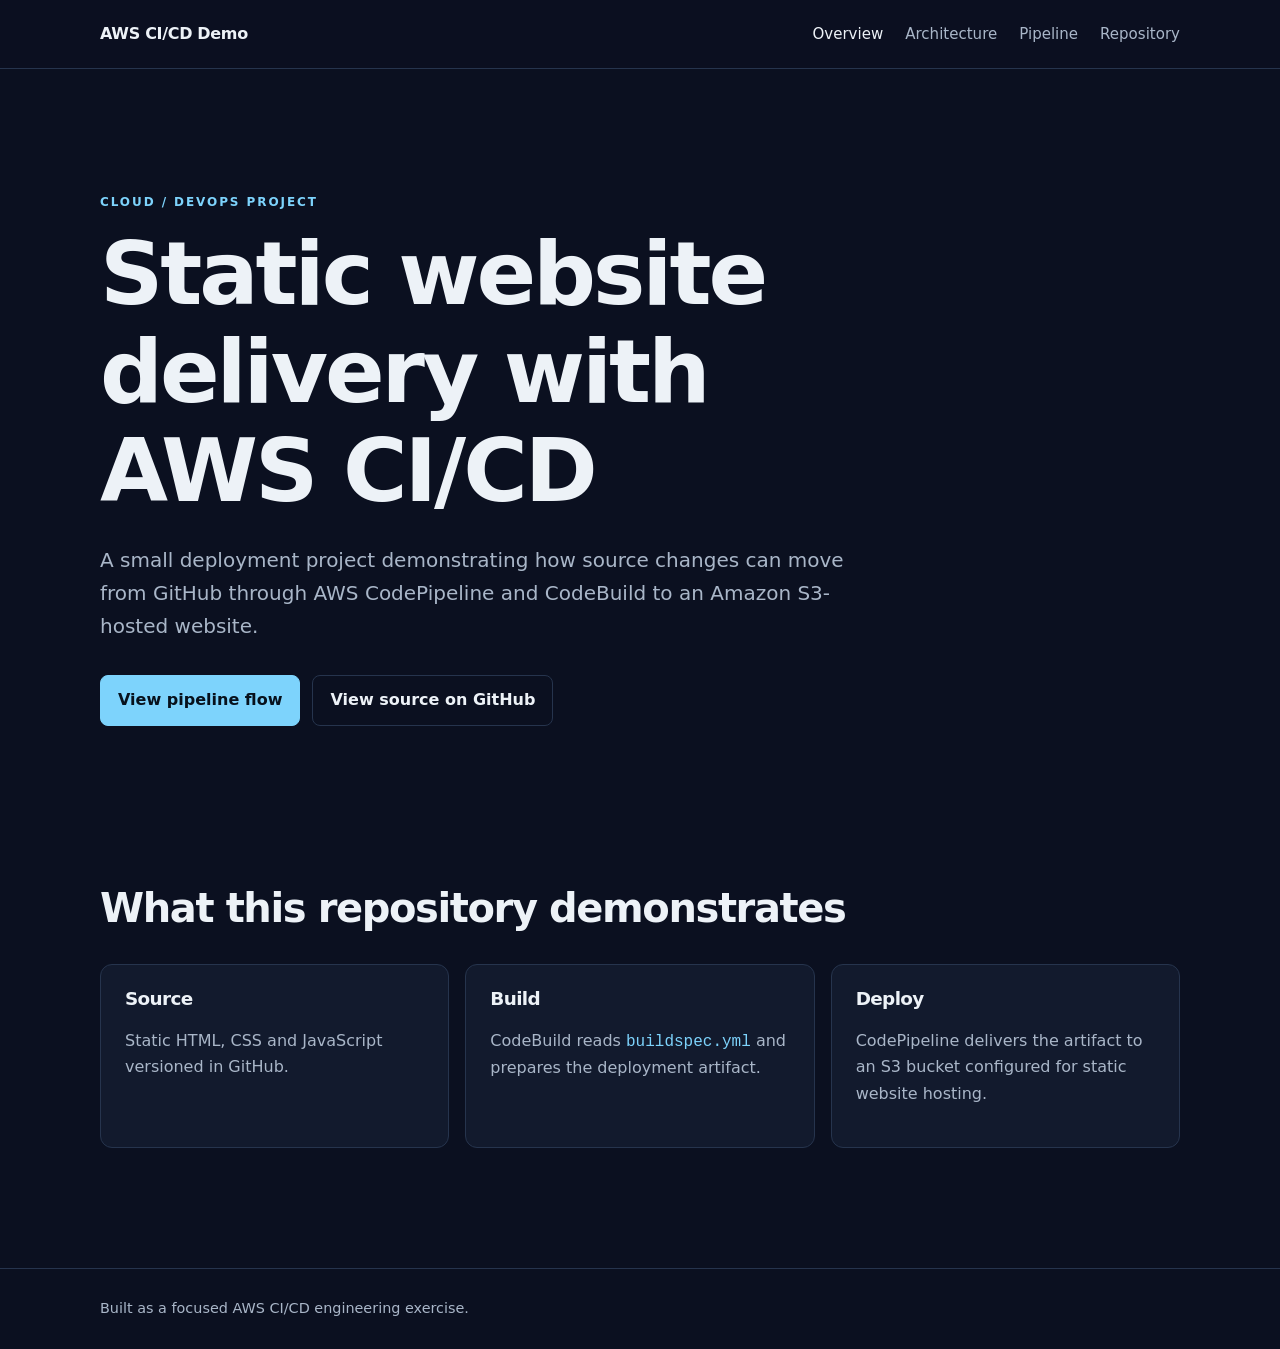
<file: index.html>
<!doctype html>
<html lang="en">
<head>
  <meta charset="utf-8">
  <meta name="viewport" content="width=device-width, initial-scale=1">
  <meta name="description" content="Static website deployed through an AWS CodePipeline and CodeBuild CI/CD workflow.">
  <title>AWS Static Website CI/CD | Abdul Basit Khan</title>
  <link rel="stylesheet" href="styles.css">
</head>
<body>
  <header class="site-header">
    <nav class="nav container" aria-label="Primary navigation">
      <a class="brand" href="index.html">AWS CI/CD Demo</a>
      <div class="nav-links">
        <a aria-current="page" href="index.html">Overview</a>
        <a href="about.html">Architecture</a>
        <a href="projects.html">Pipeline</a>
        <a href="contact.html">Repository</a>
      </div>
    </nav>
  </header>

  <main>
    <section class="hero container">
      <p class="eyebrow">Cloud / DevOps project</p>
      <h1>Static website delivery with AWS CI/CD</h1>
      <p class="lede">A small deployment project demonstrating how source changes can move from GitHub through AWS CodePipeline and CodeBuild to an Amazon S3-hosted website.</p>
      <div class="actions">
        <a class="button" href="projects.html">View pipeline flow</a>
        <a class="button secondary" href="https://github.com/devbasitkhan/aws-static-website-cicd">View source on GitHub</a>
      </div>
    </section>

    <section class="section container">
      <h2>What this repository demonstrates</h2>
      <div class="grid">
        <article class="card"><h3>Source</h3><p>Static HTML, CSS and JavaScript versioned in GitHub.</p></article>
        <article class="card"><h3>Build</h3><p>CodeBuild reads <code>buildspec.yml</code> and prepares the deployment artifact.</p></article>
        <article class="card"><h3>Deploy</h3><p>CodePipeline delivers the artifact to an S3 bucket configured for static website hosting.</p></article>
      </div>
    </section>
  </main>

  <footer><div class="container">Built as a focused AWS CI/CD engineering exercise.</div></footer>
</body>
</html>
</file>
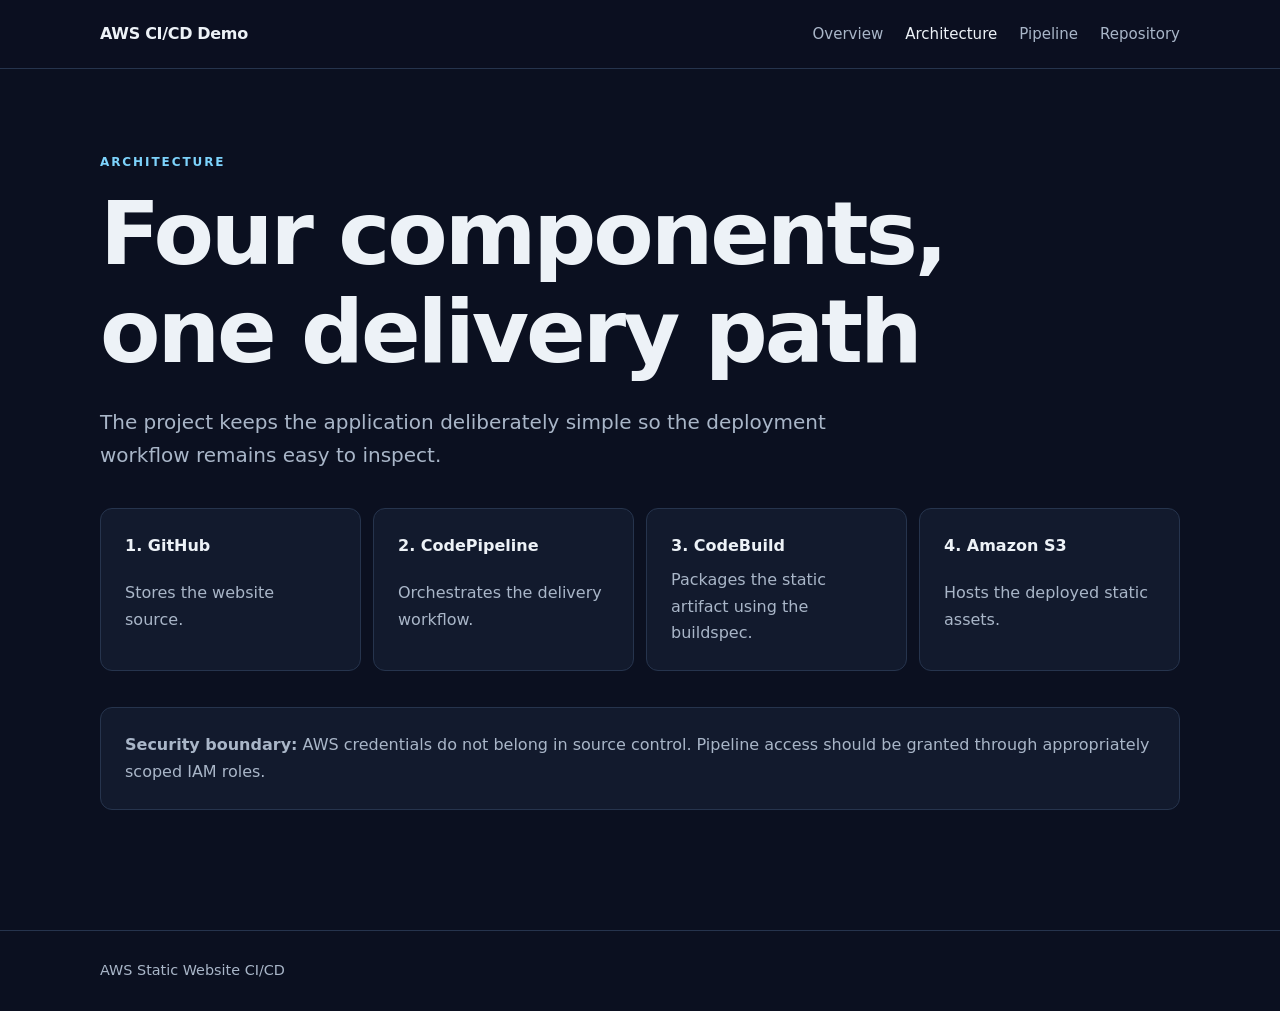
<file: about.html>
<!doctype html>
<html lang="en">
<head>
  <meta charset="utf-8">
  <meta name="viewport" content="width=device-width, initial-scale=1">
  <meta name="description" content="Architecture of the AWS static website CI/CD project.">
  <title>Architecture | AWS Static Website CI/CD</title>
  <link rel="stylesheet" href="styles.css">
</head>
<body>
  <header class="site-header">
    <nav class="nav container" aria-label="Primary navigation">
      <a class="brand" href="index.html">AWS CI/CD Demo</a>
      <div class="nav-links"><a href="index.html">Overview</a><a aria-current="page" href="about.html">Architecture</a><a href="projects.html">Pipeline</a><a href="contact.html">Repository</a></div>
    </nav>
  </header>
  <main class="section container">
    <p class="eyebrow">Architecture</p>
    <h1>Four components, one delivery path</h1>
    <p class="lede">The project keeps the application deliberately simple so the deployment workflow remains easy to inspect.</p>
    <div class="flow" aria-label="Pipeline architecture">
      <div class="flow-step"><strong>1. GitHub</strong><span>Stores the website source.</span></div>
      <div class="flow-step"><strong>2. CodePipeline</strong><span>Orchestrates the delivery workflow.</span></div>
      <div class="flow-step"><strong>3. CodeBuild</strong><span>Packages the static artifact using the buildspec.</span></div>
      <div class="flow-step"><strong>4. Amazon S3</strong><span>Hosts the deployed static assets.</span></div>
    </div>
    <div class="note"><strong>Security boundary:</strong> AWS credentials do not belong in source control. Pipeline access should be granted through appropriately scoped IAM roles.</div>
  </main>
  <footer><div class="container">AWS Static Website CI/CD</div></footer>
</body>
</html>
</file>
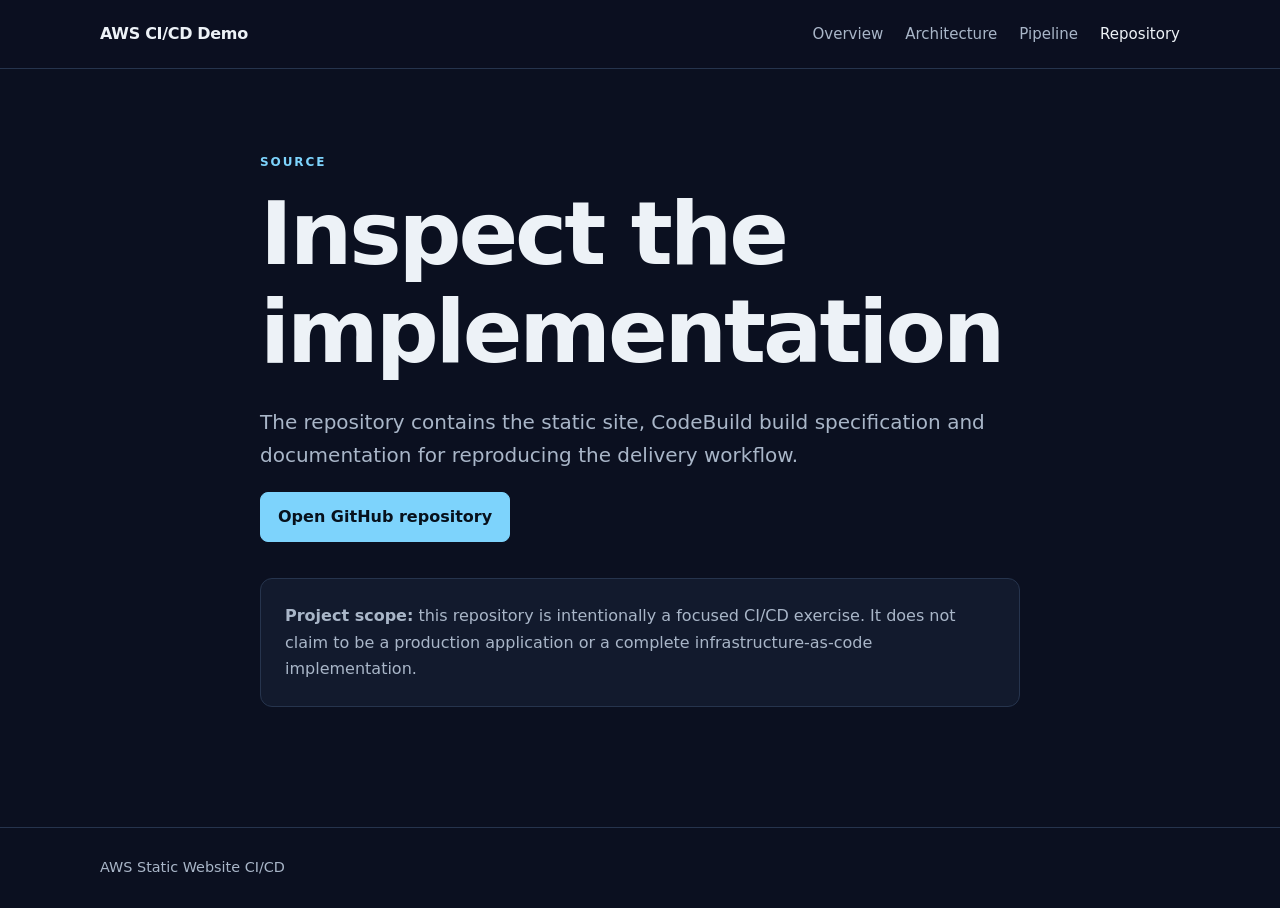
<file: contact.html>
<!doctype html>
<html lang="en">
<head>
  <meta charset="utf-8">
  <meta name="viewport" content="width=device-width, initial-scale=1">
  <meta name="description" content="Source repository and project scope for the AWS static website CI/CD demo.">
  <title>Repository | AWS Static Website CI/CD</title>
  <link rel="stylesheet" href="styles.css">
</head>
<body>
  <header class="site-header">
    <nav class="nav container" aria-label="Primary navigation">
      <a class="brand" href="index.html">AWS CI/CD Demo</a>
      <div class="nav-links"><a href="index.html">Overview</a><a href="about.html">Architecture</a><a href="projects.html">Pipeline</a><a aria-current="page" href="contact.html">Repository</a></div>
    </nav>
  </header>
  <main class="section container narrow">
    <p class="eyebrow">Source</p>
    <h1>Inspect the implementation</h1>
    <p class="lede">The repository contains the static site, CodeBuild build specification and documentation for reproducing the delivery workflow.</p>
    <a class="button" href="https://github.com/devbasitkhan/aws-static-website-cicd">Open GitHub repository</a>
    <div class="note"><strong>Project scope:</strong> this repository is intentionally a focused CI/CD exercise. It does not claim to be a production application or a complete infrastructure-as-code implementation.</div>
  </main>
  <footer><div class="container">AWS Static Website CI/CD</div></footer>
</body>
</html>
</file>
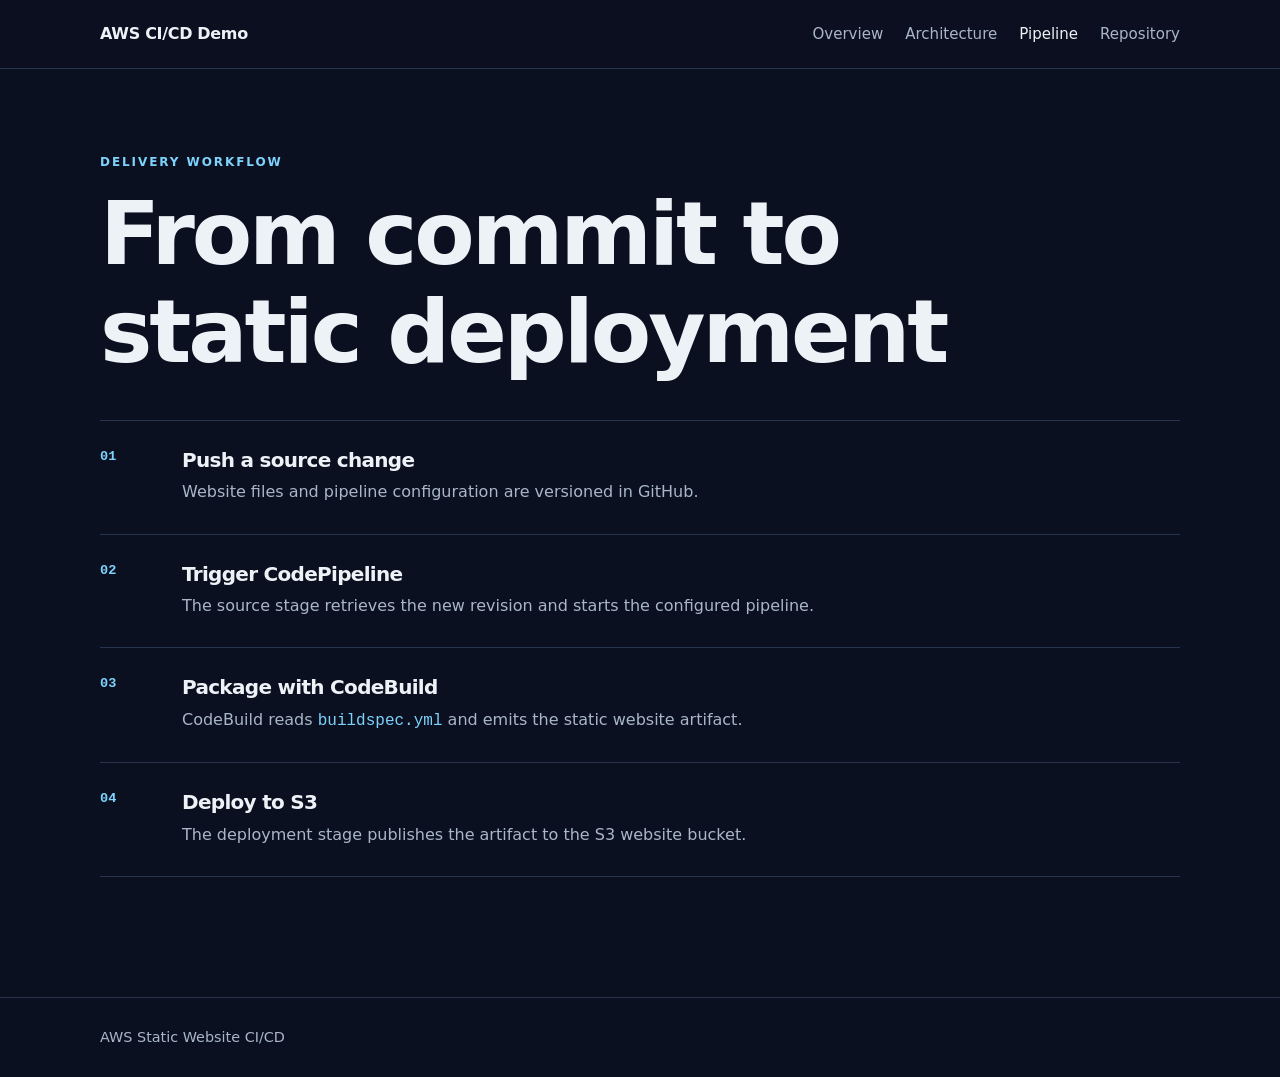
<file: projects.html>
<!doctype html>
<html lang="en">
<head>
  <meta charset="utf-8">
  <meta name="viewport" content="width=device-width, initial-scale=1">
  <meta name="description" content="Delivery flow for the AWS static website CI/CD project.">
  <title>Pipeline | AWS Static Website CI/CD</title>
  <link rel="stylesheet" href="styles.css">
</head>
<body>
  <header class="site-header">
    <nav class="nav container" aria-label="Primary navigation">
      <a class="brand" href="index.html">AWS CI/CD Demo</a>
      <div class="nav-links"><a href="index.html">Overview</a><a href="about.html">Architecture</a><a aria-current="page" href="projects.html">Pipeline</a><a href="contact.html">Repository</a></div>
    </nav>
  </header>
  <main class="section container">
    <p class="eyebrow">Delivery workflow</p>
    <h1>From commit to static deployment</h1>
    <div class="timeline">
      <article><span>01</span><div><h2>Push a source change</h2><p>Website files and pipeline configuration are versioned in GitHub.</p></div></article>
      <article><span>02</span><div><h2>Trigger CodePipeline</h2><p>The source stage retrieves the new revision and starts the configured pipeline.</p></div></article>
      <article><span>03</span><div><h2>Package with CodeBuild</h2><p>CodeBuild reads <code>buildspec.yml</code> and emits the static website artifact.</p></div></article>
      <article><span>04</span><div><h2>Deploy to S3</h2><p>The deployment stage publishes the artifact to the S3 website bucket.</p></div></article>
    </div>
  </main>
  <footer><div class="container">AWS Static Website CI/CD</div></footer>
</body>
</html>
</file>
<file: styles.css>
:root {
  color-scheme: dark;
  --bg: #0b1020;
  --surface: #121a2d;
  --surface-2: #172238;
  --text: #edf2f7;
  --muted: #a9b6c8;
  --accent: #7dd3fc;
  --border: #26344d;
  --max: 1080px;
}

* { box-sizing: border-box; }
html { scroll-behavior: smooth; }
body {
  margin: 0;
  min-height: 100vh;
  background: var(--bg);
  color: var(--text);
  font-family: Inter, ui-sans-serif, system-ui, -apple-system, BlinkMacSystemFont, "Segoe UI", sans-serif;
  line-height: 1.65;
}
a { color: inherit; }
.container { width: min(calc(100% - 40px), var(--max)); margin-inline: auto; }
.narrow { max-width: 760px; }
.site-header { border-bottom: 1px solid var(--border); background: rgba(11, 16, 32, .92); }
.nav { min-height: 68px; display: flex; align-items: center; justify-content: space-between; gap: 24px; }
.brand { font-weight: 750; text-decoration: none; letter-spacing: -.02em; }
.nav-links { display: flex; gap: 22px; flex-wrap: wrap; }
.nav-links a { color: var(--muted); text-decoration: none; font-size: .94rem; }
.nav-links a:hover, .nav-links a[aria-current="page"] { color: var(--text); }
.hero { padding-block: 112px 88px; }
.section { padding-block: 72px; }
h1, h2, h3 { line-height: 1.12; letter-spacing: -.035em; margin-top: 0; }
h1 { max-width: 850px; font-size: clamp(2.6rem, 7vw, 5.5rem); margin-bottom: 24px; }
h2 { font-size: clamp(1.7rem, 4vw, 2.5rem); }
h3 { font-size: 1.15rem; }
.eyebrow { color: var(--accent); text-transform: uppercase; letter-spacing: .16em; font-size: .75rem; font-weight: 800; }
.lede { max-width: 760px; color: var(--muted); font-size: clamp(1.05rem, 2vw, 1.25rem); }
.actions { display: flex; flex-wrap: wrap; gap: 12px; margin-top: 32px; }
.button { display: inline-block; padding: 11px 17px; border: 1px solid var(--accent); border-radius: 8px; background: var(--accent); color: #07111c; text-decoration: none; font-weight: 750; }
.button.secondary { background: transparent; color: var(--text); border-color: var(--border); }
.grid { display: grid; grid-template-columns: repeat(3, 1fr); gap: 16px; margin-top: 28px; }
.card, .flow-step, .note { border: 1px solid var(--border); background: var(--surface); border-radius: 12px; padding: 24px; }
.card p, .flow-step span { color: var(--muted); }
.flow { display: grid; grid-template-columns: repeat(4, 1fr); gap: 12px; margin-block: 36px; }
.flow-step { display: grid; gap: 8px; }
.timeline { margin-top: 38px; border-top: 1px solid var(--border); }
.timeline article { display: grid; grid-template-columns: 64px 1fr; gap: 18px; padding: 28px 0; border-bottom: 1px solid var(--border); }
.timeline article > span { color: var(--accent); font: 700 .85rem ui-monospace, monospace; }
.timeline h2 { font-size: 1.25rem; margin-bottom: 8px; }
.timeline p { margin: 0; color: var(--muted); }
.note { margin-top: 36px; color: var(--muted); }
code { font-family: ui-monospace, SFMono-Regular, Menlo, Consolas, monospace; color: var(--accent); }
footer { margin-top: 48px; border-top: 1px solid var(--border); color: var(--muted); padding-block: 28px; font-size: .9rem; }

@media (max-width: 760px) {
  .nav { align-items: flex-start; flex-direction: column; padding-block: 18px; }
  .nav-links { gap: 14px; }
  .hero { padding-block: 72px 56px; }
  .section { padding-block: 52px; }
  .grid, .flow { grid-template-columns: 1fr; }
}
</file>
